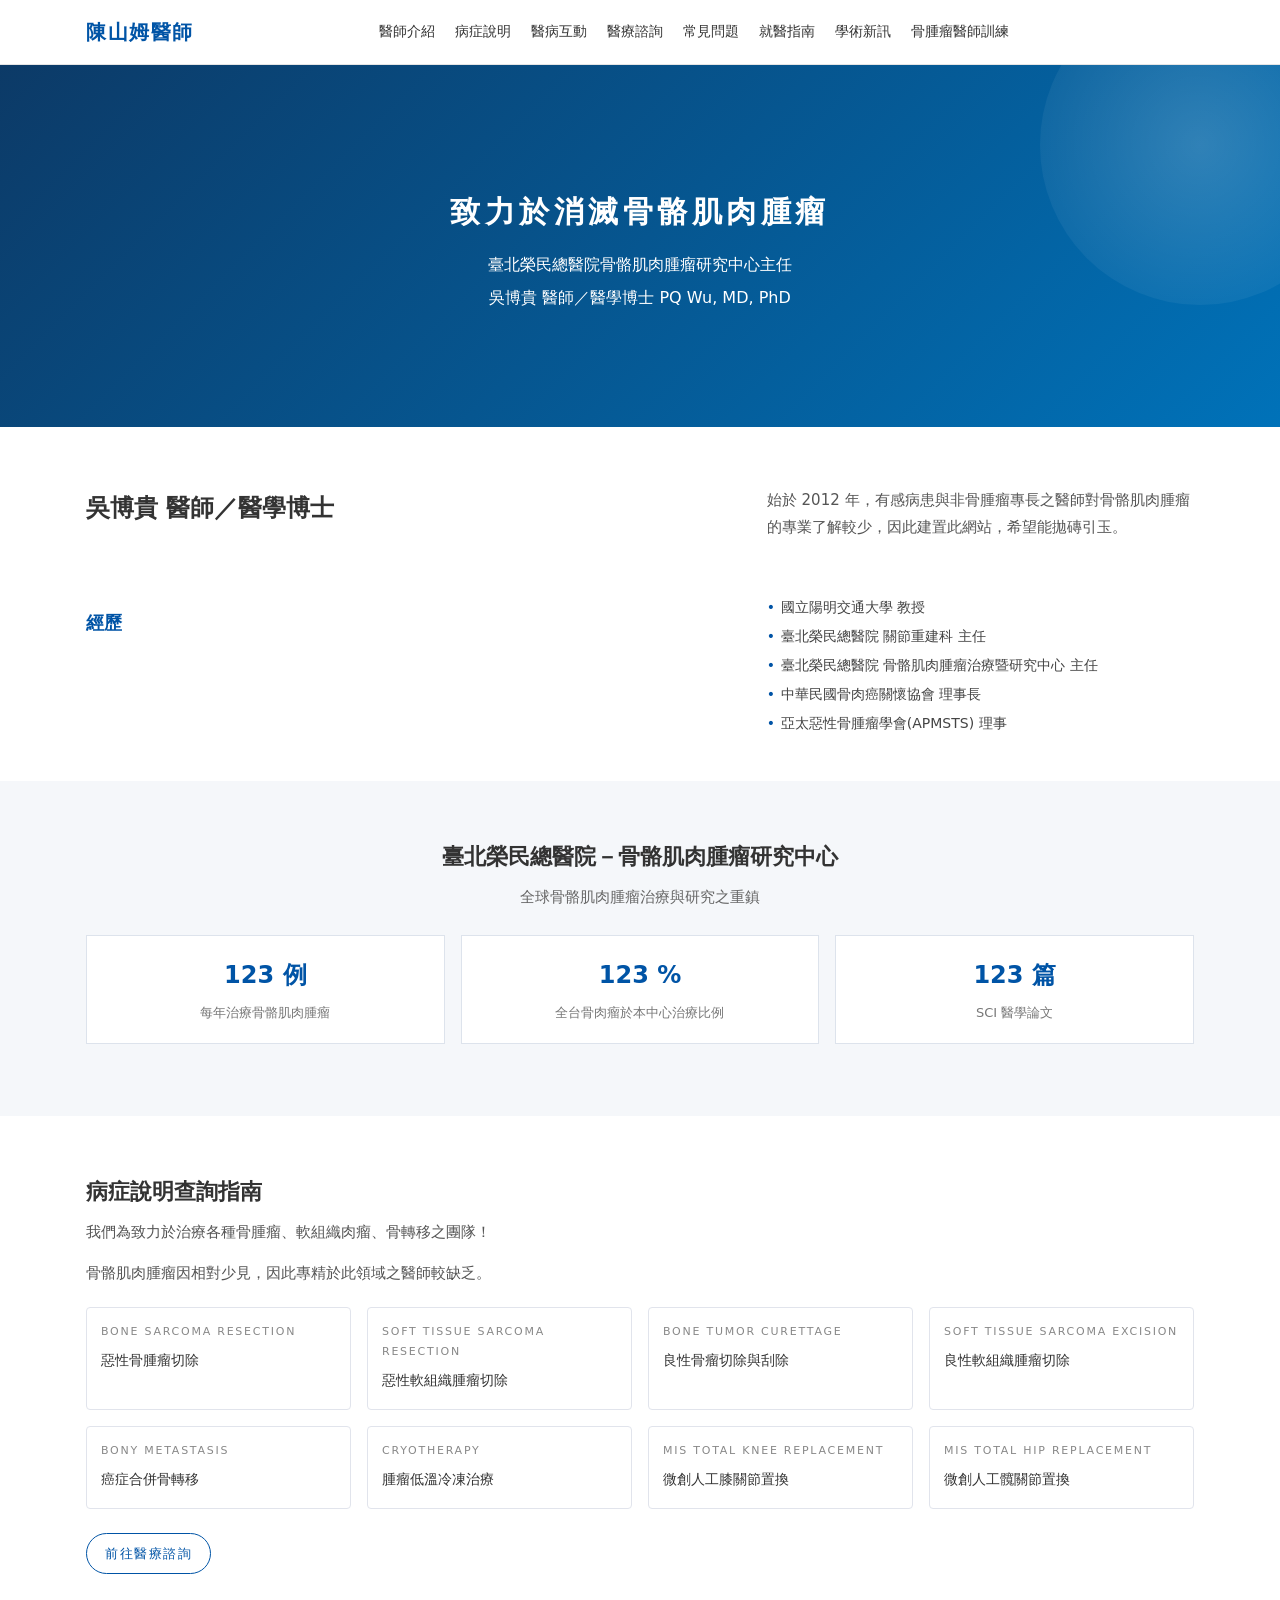
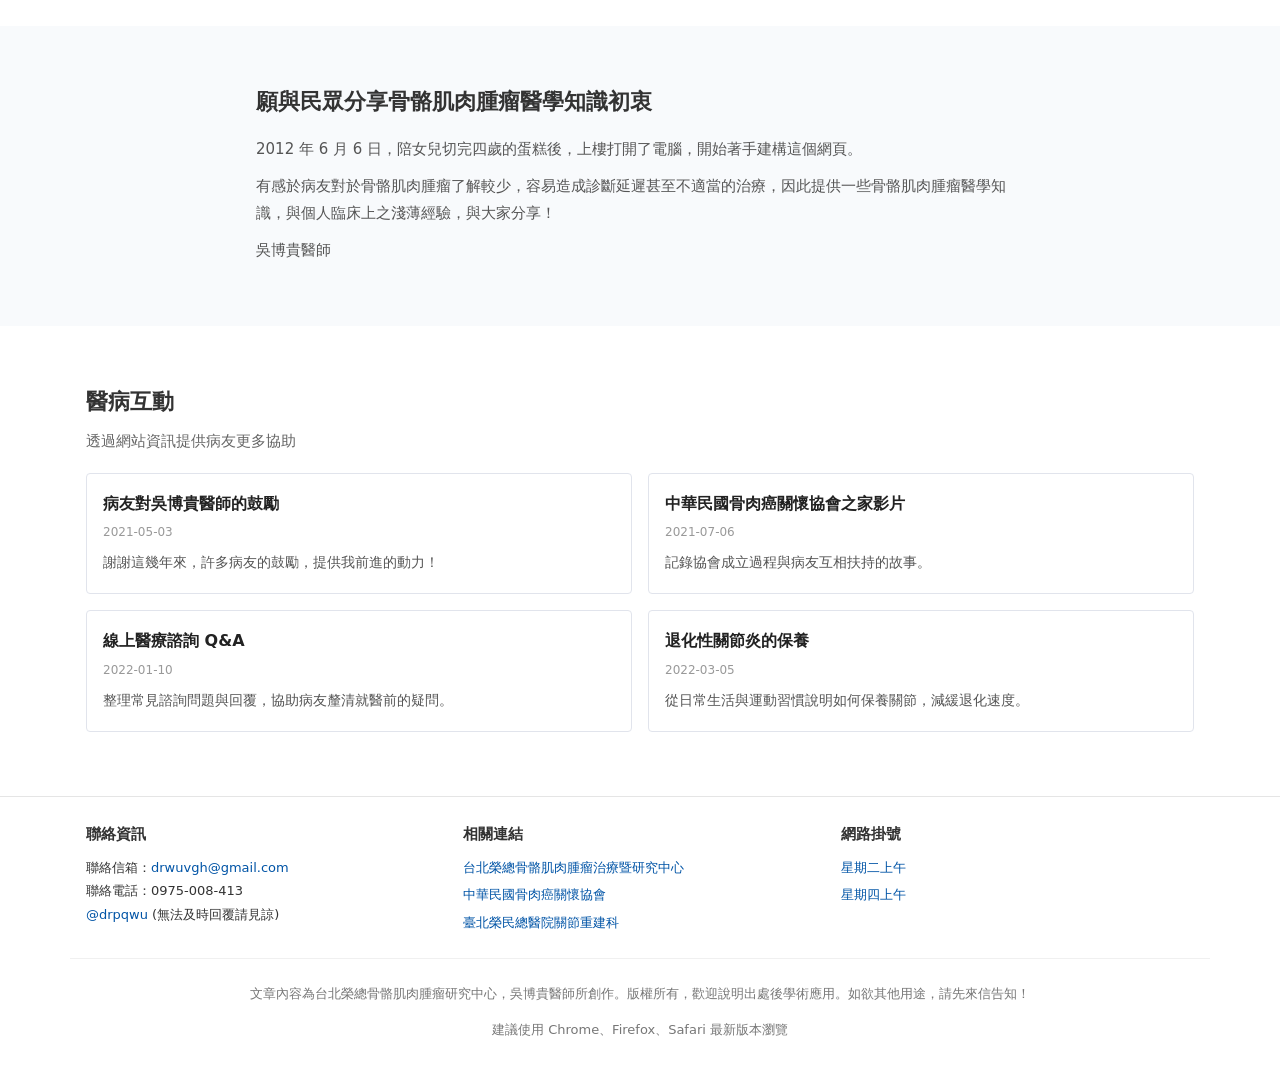
<file: index.html>
<!DOCTYPE html>
<html lang="zh-Hant">
  <head>
    <meta charset="utf-8" />
    <title>吳博貴醫師 醫學博士</title>
    <meta name="viewport" content="width=device-width, initial-scale=1.0" />
    <link rel="stylesheet" href="css/style.css" />
  </head>
  <body data-page="home">
    <header class="site-header">
      <div class="container header-inner">
        <div class="site-logo">
          <a href="index.html" id="site-logo-text"></a></span>
        </div>
        <nav class="site-nav">
          <ul id="nav-list"></ul>
        </nav>
        <div class="lang-switch" id="lang-switch"></div>
      </div>
    </header>

    <main>
      <!-- Hero 區 -->
      <section id="home-hero" class="home-hero">
        <div class="container">
          <!-- JS 會填入 h1 / p -->
        </div>
      </section>

      <!-- 醫師介紹 -->
      <section id="home-about" class="home-about">
        <div class="container">
          <!-- JS 會填入標題、段落、經歷列表 -->
        </div>
      </section>

      <!-- 研究中心介紹 + 數據 -->
      <section id="home-center" class="home-center">
        <div class="container">
          <!-- JS 會填入標題、副標、數據 -->
        </div>
      </section>

      <!-- 病症說明查詢指南 -->
      <section id="home-disease-guide" class="home-disease-guide">
        <div class="container">
          <!-- JS 會產生卡片 -->
        </div>
      </section>

      <!-- 願與民眾分享... -->
      <section id="home-sharing" class="home-sharing">
        <div class="container">
          <!-- JS 會填文字 -->
        </div>
      </section>

      <!-- 醫病互動預覽 -->
      <section id="home-interaction" class="home-interaction">
        <div class="container">
          <!-- JS 會產生成 4 個卡片 -->
        </div>
      </section>
    </main>

    <footer class="site-footer">
      <div class="container footer-grid">
        <div>
          <h4 id="footer-contact-title"></h4>
          <p id="footer-contact"></p>
        </div>
        <div>
          <h4 id="footer-links-title"></h4>
          <ul id="footer-links"></ul>
        </div>
        <div>
          <h4 id="footer-register-title"></h4>
          <ul id="footer-register"></ul>
        </div>
      </div>
      <div class="container footer-bottom">
        <p id="footer-copy"></p>
        <p>建議使用 Chrome、Firefox、Safari 最新版本瀏覽</p>
      </div>
    </footer>

    <script src="js/main.js"></script>
  </body>
</html>
</file>
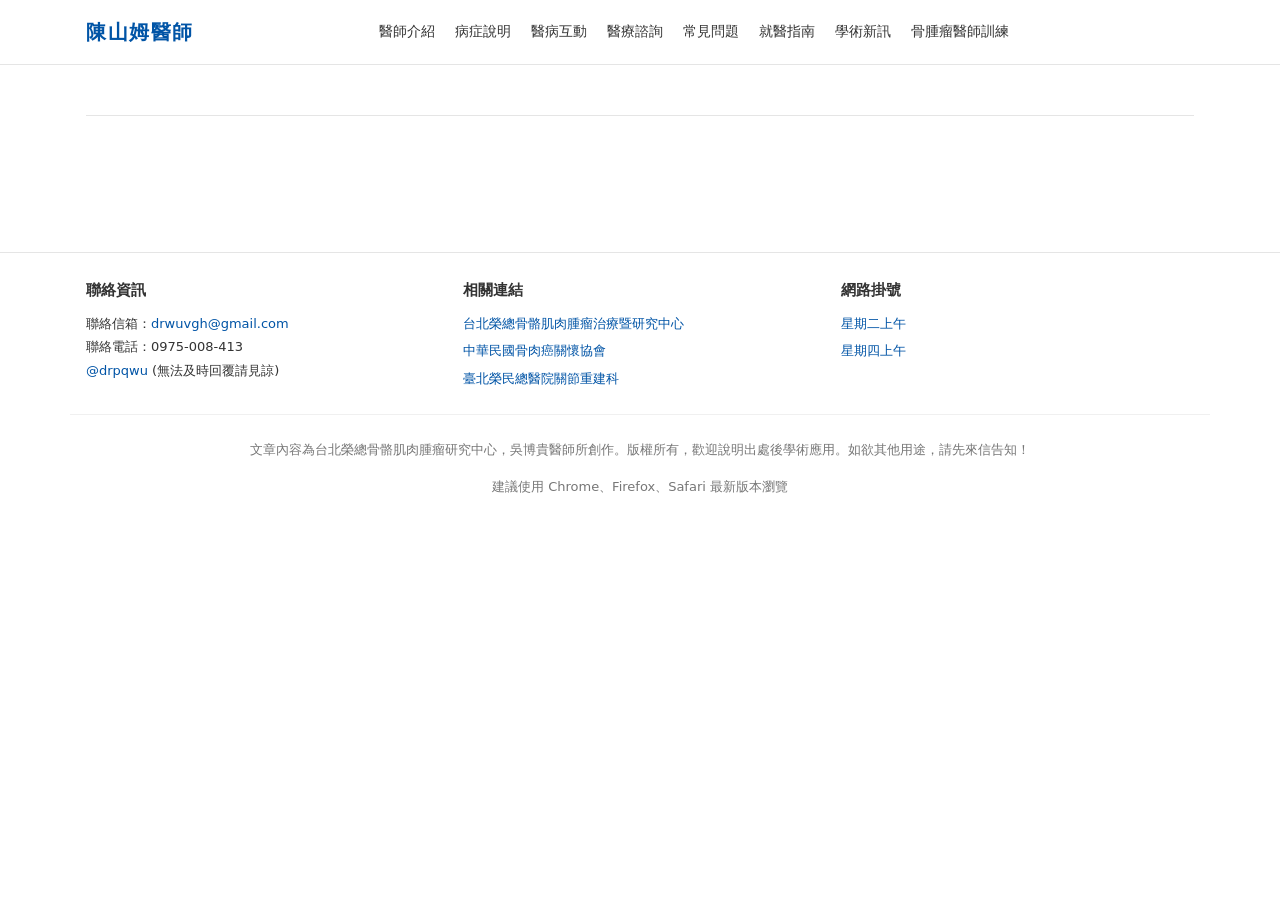
<file: article.html>
<!DOCTYPE html>
<html lang="zh-Hant">
  <head>
    <meta charset="utf-8" />
    <title>文章內容</title>
    <meta name="viewport" content="width=device-width, initial-scale=1.0" />
    <link rel="stylesheet" href="css/style.css" />
  </head>
  <body data-page="article">
    <header class="site-header">
      <div class="container header-inner">
        <div class="site-logo">
          <a href="index.html" id="site-logo-text"></a>
        </div>
        <nav class="site-nav">
          <ul id="nav-list"></ul>
        </nav>
        <div class="lang-switch" id="lang-switch"></div>
      </div>
    </header>

    <main class="container">
      <section class="page-header">
        <h1 id="article-title"></h1>
        <nav class="breadcrumb" id="breadcrumb"></nav>
        <p class="article-date" id="article-date"></p>
      </section>

      <!-- 正文區 -->
      <article id="article-content" class="article-content"></article>

      <!-- 如果是影片文章，這裡會有 YouTube -->
      <div id="article-youtube" class="article-youtube"></div>
    </main>

    <footer class="site-footer">
      <div class="container footer-grid">
        <div>
          <h4 id="footer-contact-title"></h4>
          <p id="footer-contact"></p>
        </div>
        <div>
          <h4 id="footer-links-title"></h4>
          <ul id="footer-links"></ul>
        </div>
        <div>
          <h4 id="footer-register-title"></h4>
          <ul id="footer-register"></ul>
        </div>
      </div>
      <div class="container footer-bottom">
        <p id="footer-copy"></p>
        <p>建議使用 Chrome、Firefox、Safari 最新版本瀏覽</p>
      </div>
    </footer>

    <script src="js/main.js"></script>
  </body>
</html>
</file>
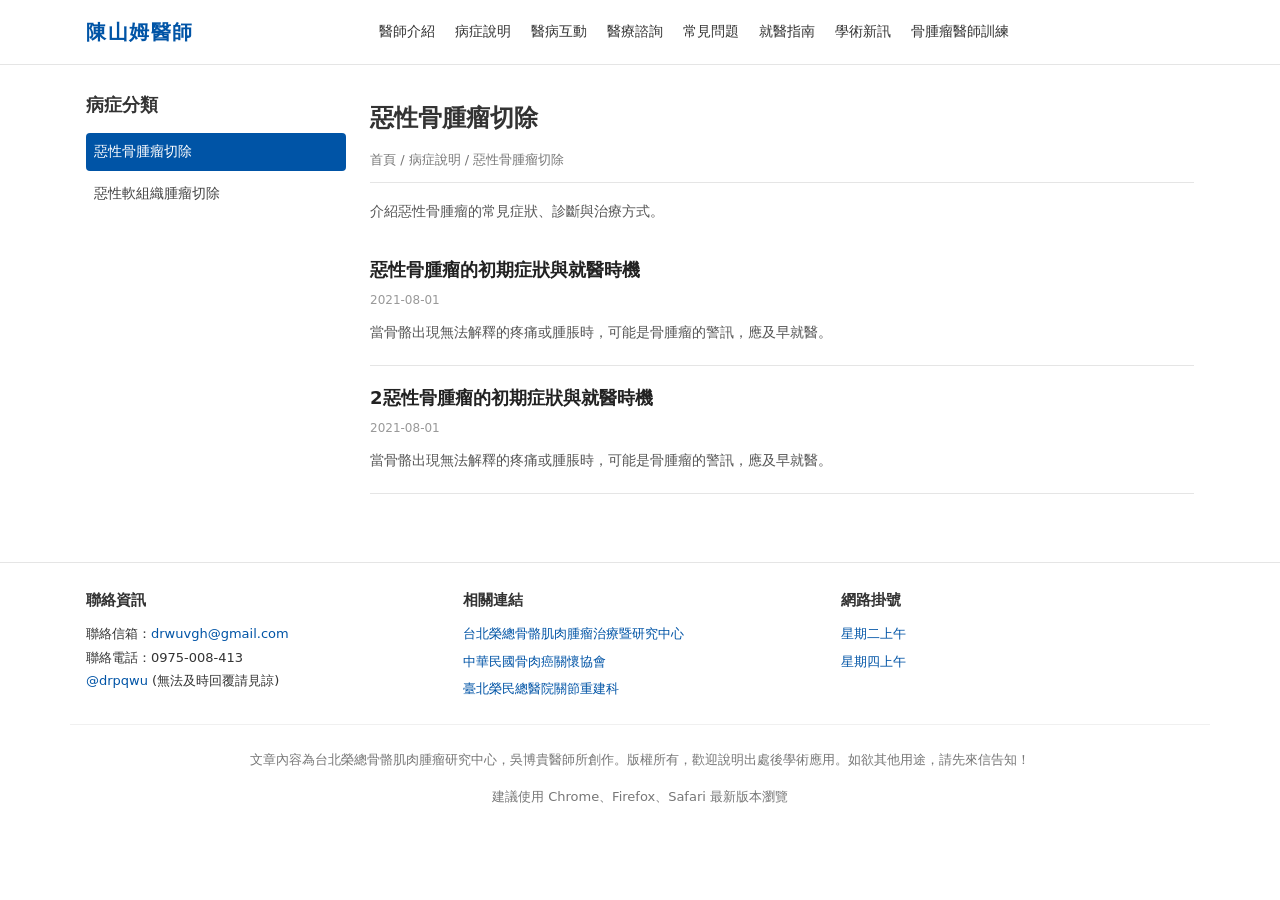
<file: disease.html>
<!DOCTYPE html>
<html lang="zh-Hant">
  <head>
    <meta charset="utf-8" />
    <title>病症說明</title>
    <meta name="viewport" content="width=device-width, initial-scale=1.0" />
    <link rel="stylesheet" href="css/style.css" />
  </head>
  <body data-page="disease">
    <header class="site-header">
      <div class="container header-inner">
        <div class="site-logo">
          <a href="index.html" id="site-logo-text"></a>
        </div>
        <nav class="site-nav">
          <ul id="nav-list"></ul>
        </nav>
        <div class="lang-switch" id="lang-switch"></div>
      </div>
    </header>

    <main class="container disease-layout">
      <aside class="disease-sidebar">
        <h2>病症分類</h2>
        <ul id="disease-category-list"></ul>
      </aside>

      <section class="disease-main">
        <div class="page-header">
          <h1 id="disease-category-title"></h1>
          <nav class="breadcrumb" id="breadcrumb"></nav>
        </div>

        <p id="disease-category-desc" class="disease-category-desc"></p>

        <section id="disease-article-list" class="article-list"></section>
      </section>
    </main>

    <footer class="site-footer">
      <div class="container footer-grid">
        <div>
          <h4 id="footer-contact-title"></h4>
          <p id="footer-contact"></p>
        </div>
        <div>
          <h4 id="footer-links-title"></h4>
          <ul id="footer-links"></ul>
        </div>
        <div>
          <h4 id="footer-register-title"></h4>
          <ul id="footer-register"></ul>
        </div>
      </div>
      <div class="container footer-bottom">
        <p id="footer-copy"></p>
        <p>建議使用 Chrome、Firefox、Safari 最新版本瀏覽</p>
      </div>
    </footer>

    <script src="js/main.js"></script>
  </body>
</html>
</file>
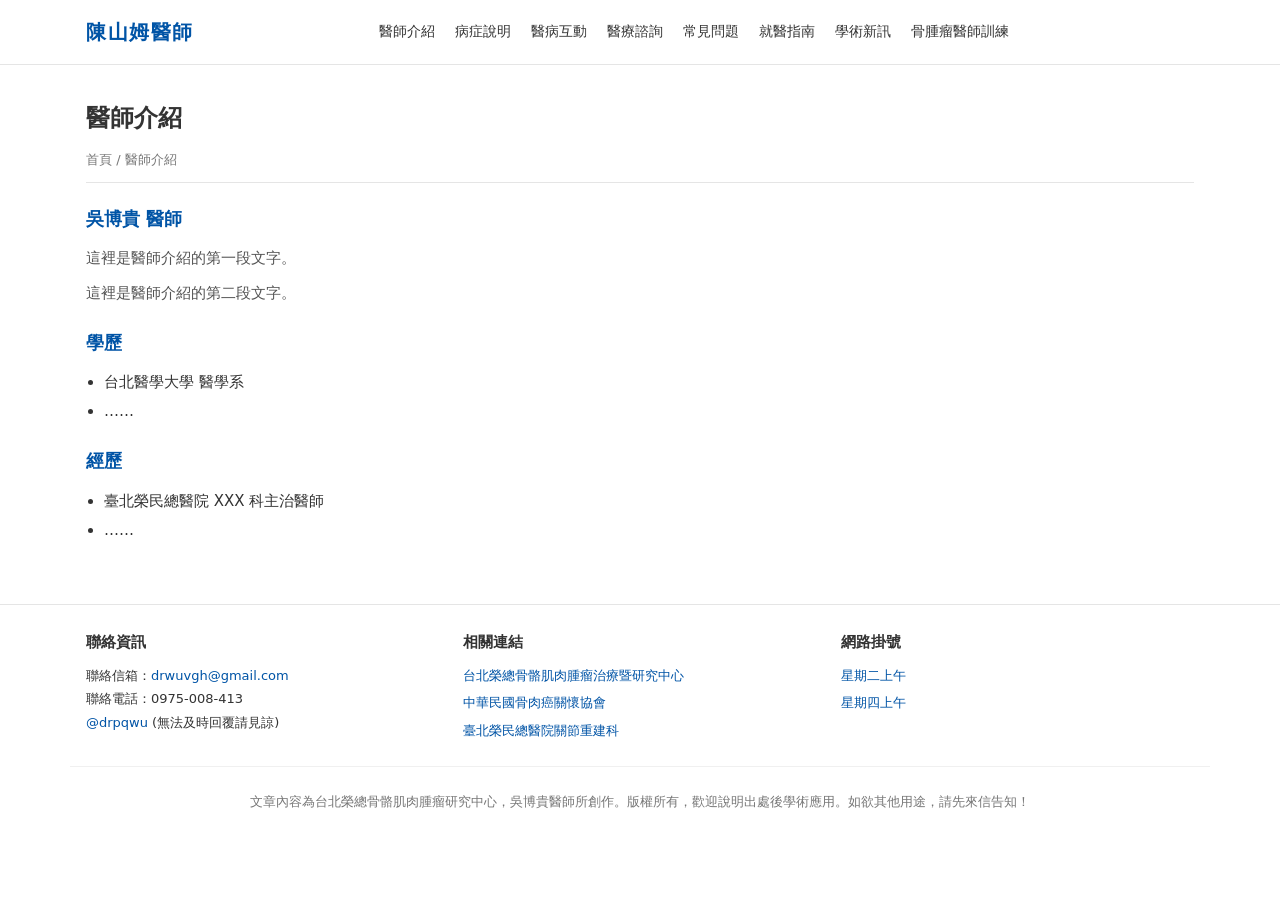
<file: doctor.html>
<!DOCTYPE html>
<html lang="zh-Hant">
  <head>
    <meta charset="utf-8" />
    <title>醫師介紹</title>
    <meta name="viewport" content="width=device-width, initial-scale=1.0" />
    <link rel="stylesheet" href="css/style.css" />
  </head>
  <body data-page="doctor">
    <header class="site-header">
      <div class="container header-inner">
        <div class="site-logo">
          <a href="index.html" id="site-logo-text"></a></span>
        </div>
        <nav class="site-nav">
          <ul id="nav-list"></ul>
        </nav>
        <div class="lang-switch" id="lang-switch"></div>
      </div>
    </header>

    <main class="container">
      <section class="page-header">
        <h1 id="page-title"></h1>
        <nav class="breadcrumb" id="breadcrumb"></nav>
      </section>

      <section id="page-content" class="page-content"></section>
    </main>

    <footer class="site-footer">
      <div class="container footer-grid">
        <div>
          <h4 id="footer-contact-title"></h4>
          <p id="footer-contact"></p>
        </div>
        <div>
          <h4 id="footer-links-title"></h4>
          <ul id="footer-links"></ul>
        </div>
        <div>
          <h4 id="footer-register-title"></h4>
          <ul id="footer-register"></ul>
        </div>
      </div>
      <div class="container footer-bottom">
        <p id="footer-copy"></p>
      </div>
    </footer>

    <script src="js/main.js"></script>
  </body>
</html>
</file>
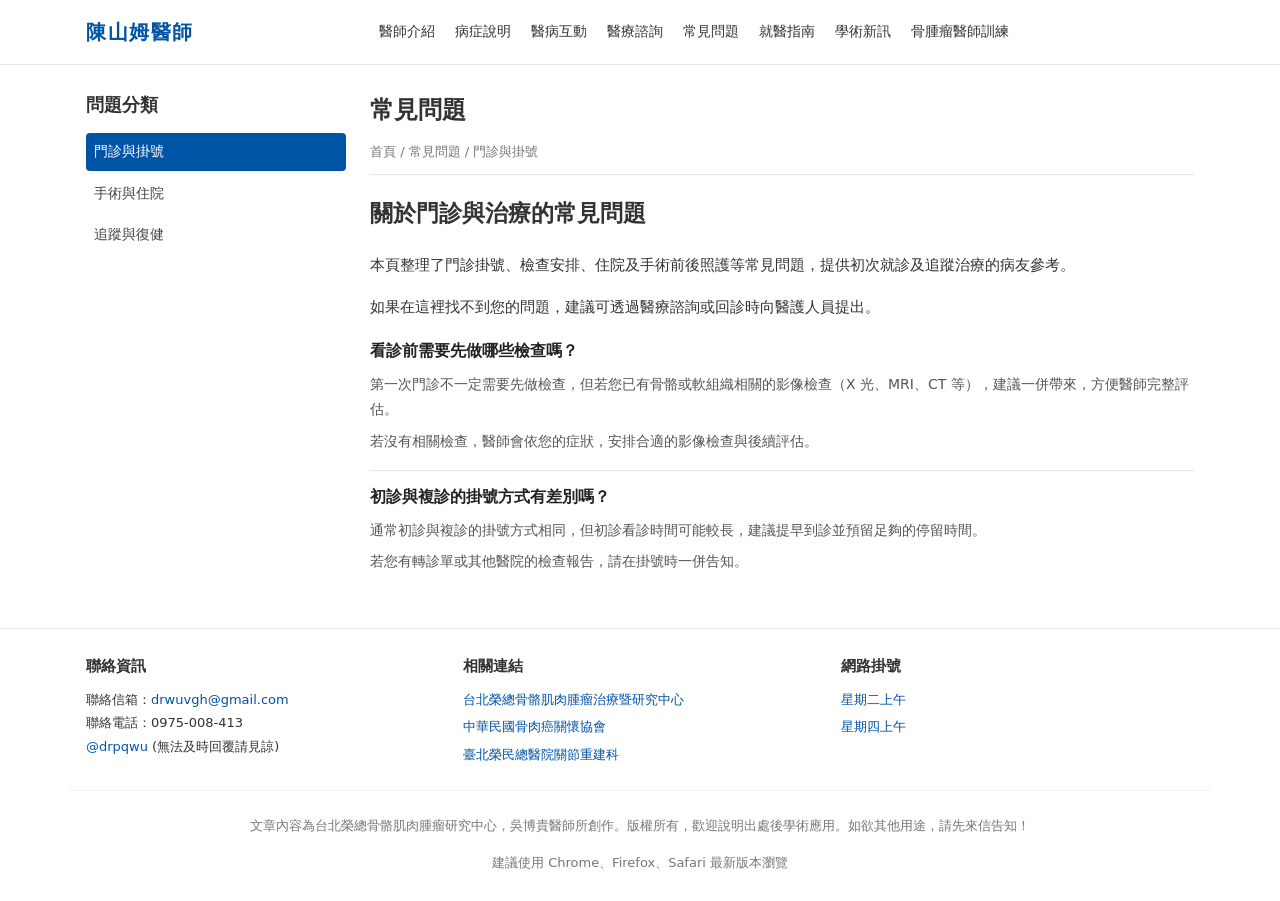
<file: faq.html>
<!DOCTYPE html>
<html lang="zh-Hant">
  <head>
    <meta charset="utf-8" />
    <title>常見問題</title>
    <meta name="viewport" content="width=device-width, initial-scale=1.0" />
    <link rel="stylesheet" href="css/style.css" />
  </head>
  <body data-page="faq">
    <header class="site-header">
      <div class="container header-inner">
        <div class="site-logo">
          <a href="index.html" id="site-logo-text"></a>
        </div>
        <nav class="site-nav">
          <ul id="nav-list"></ul>
        </nav>
        <div class="lang-switch" id="lang-switch"></div>
      </div>
    </header>

    <main class="container faq-layout">
      <!-- 左側分類 -->
      <aside class="faq-sidebar">
        <h2>問題分類</h2>
        <ul id="faq-category-list"></ul>
      </aside>

      <!-- 右側內容 -->
      <section class="faq-main">
        <section class="page-header">
          <h1 id="page-title"></h1>
          <nav class="breadcrumb" id="breadcrumb"></nav>
        </section>

        <!-- 頁面簡介 -->
        <section id="faq-intro" class="page-content"></section>

        <!-- 問題列表 -->
        <section id="faq-list" class="faq-list"></section>
      </section>
    </main>

    <footer class="site-footer">
      <div class="container footer-grid">
        <div>
          <h4 id="footer-contact-title"></h4>
          <p id="footer-contact"></p>
        </div>
        <div>
          <h4 id="footer-links-title"></h4>
          <ul id="footer-links"></ul>
        </div>
        <div>
          <h4 id="footer-register-title"></h4>
          <ul id="footer-register"></ul>
        </div>
      </div>
      <div class="container footer-bottom">
        <p id="footer-copy"></p>
        <p>建議使用 Chrome、Firefox、Safari 最新版本瀏覽</p>
      </div>
    </footer>

    <script src="js/main.js"></script>
  </body>
</html>
</file>
<file: css/style.css>
/* =========================
   全站基礎設定
   ========================= */

*,
*::before,
*::after {
  box-sizing: border-box;
}

html,
body {
  margin: 0;
  padding: 0;
}

body {
  font-family: -apple-system, BlinkMacSystemFont, "Noto Sans TC",
    "Microsoft JhengHei", system-ui, sans-serif;
  line-height: 1.8;
  color: #333;
  background: #ffffff;
  font-size: 15px;
}

a {
  color: #0054a6;
  text-decoration: none;
}

a:hover {
  text-decoration: underline;
}

img {
  max-width: 100%;
  height: auto;
  display: block;
}

.container {
  width: 100%;
  max-width: 1140px;
  margin: 0 auto;
  padding: 0 16px;
}

/* =========================
   Header / NavBar
   ========================= */

.site-header {
  position: sticky;
  top: 0;
  z-index: 999;
  background: #ffffff;
  border-bottom: 1px solid #e5e5e5;
  transition: box-shadow 0.2s ease;
}

.site-header.scrolled {
  box-shadow: 0 2px 8px rgba(0, 0, 0, 0.08);
}

.header-inner {
  display: flex;
  align-items: center;
  justify-content: space-between;
  min-height: 64px;
  gap: 24px;
}

.site-logo a {
  display: inline-block;
  font-size: 20px;
  font-weight: 600;
  letter-spacing: 0.08em;
  color: #0054a6;
  text-decoration: none;
  white-space: nowrap;
}

.site-logo a:hover {
  text-decoration: none;
}

.site-nav ul {
  display: flex;
  align-items: center;
  gap: 20px;
  list-style: none;
  margin: 0;
  padding: 0;
  font-size: 14px;
}

.site-nav a {
  color: #333;
  text-decoration: none;
  padding: 6px 0;
  position: relative;
}

.site-nav a::after {
  content: "";
  position: absolute;
  left: 0;
  bottom: 0;
  width: 0;
  height: 2px;
  background: #0054a6;
  transition: width 0.2s ease;
}

.site-nav a:hover::after {
  width: 100%;
}

.lang-switch {
  font-size: 13px;
  white-space: nowrap;
}

.lang-switch a {
  color: #666;
  margin-left: 8px;
}

/* =========================
   首頁：Hero 區
   ========================= */

.home-hero {
  position: relative;
  background: linear-gradient(135deg, #0c3a67, #0072b9);
  color: #ffffff;
  padding: 120px 0 110px;
  text-align: center;
  overflow: hidden;
}

.home-hero .container {
  position: relative;
  z-index: 1;
}

.home-hero h1 {
  margin: 0 0 12px;
  font-size: 30px;
  letter-spacing: 0.15em;
}

.home-hero p {
  margin: 4px 0;
  font-size: 16px;
}

/* 可視需要增加淡淡圖形背景、圓形漸層之類的裝飾 */
.home-hero::after {
  content: "";
  position: absolute;
  width: 320px;
  height: 320px;
  border-radius: 50%;
  background: radial-gradient(circle, rgba(255, 255, 255, 0.18), transparent);
  right: -80px;
  top: -80px;
}

/* =========================
   首頁：醫師介紹
   ========================= */

.home-about {
  padding: 60px 0 40px;
}

.home-about .container {
  display: grid;
  grid-template-columns: minmax(0, 3fr) minmax(0, 2fr);
  gap: 40px;
  align-items: start;
}

.home-about h2 {
  margin: 0 0 12px;
  font-size: 24px;
}

.home-about p {
  margin: 0 0 10px;
  color: #555;
}

.home-about h3 {
  margin: 16px 0 8px;
  font-size: 18px;
  color: #0054a6;
}

.home-about ul {
  list-style: none;
  margin: 0;
  padding: 0;
}

.home-about li {
  position: relative;
  padding-left: 14px;
  margin: 4px 0;
  color: #444;
  font-size: 14px;
}

.home-about li::before {
  content: "•";
  position: absolute;
  left: 0;
  top: 0;
  color: #0054a6;
}

/* =========================
   首頁：研究中心介紹
   ========================= */

.home-center {
  background: #f5f7fa;
  padding: 56px 0 52px;
  text-align: center;
}

.home-center h2 {
  margin: 0 0 8px;
  font-size: 22px;
}

.home-center p {
  margin: 4px 0 24px;
  color: #666;
}

.home-stats {
  display: grid;
  grid-template-columns: repeat(3, minmax(0, 1fr));
  gap: 16px;
  margin-bottom: 20px;
}

.home-stat-box {
  background: #ffffff;
  border: 1px solid #dde3ec;
  padding: 18px 12px;
}

.home-stat-value {
  font-size: 24px;
  font-weight: 600;
  color: #0054a6;
  margin-bottom: 4px;
}

.home-stat-label {
  font-size: 13px;
  color: #777;
}

.btn-link {
  display: inline-block;
  margin-top: 4px;
  font-size: 13px;
  letter-spacing: 0.12em;
  padding: 8px 18px;
  border-radius: 999px;
  border: 1px solid #0054a6;
  color: #0054a6;
  text-decoration: none;
}

.btn-link:hover {
  background: #0054a6;
  color: #ffffff;
  text-decoration: none;
}

/* =========================
   首頁：病症說明查詢指南
   ========================= */

.home-disease-guide {
  padding: 56px 0 52px;
}

.home-disease-guide h2 {
  margin: 0 0 8px;
  font-size: 22px;
}

.home-disease-guide p {
  margin: 4px 0 14px;
  color: #555;
}

.disease-grid {
  margin-top: 20px;
  display: grid;
  grid-template-columns: repeat(4, minmax(0, 1fr));
  gap: 16px;
}

.disease-card {
  display: block;
  padding: 14px 14px 16px;
  border-radius: 4px;
  border: 1px solid #e1e4ec;
  background: #ffffff;
  text-decoration: none;
  transition: transform 0.15s ease, box-shadow 0.15s ease,
    border-color 0.15s ease;
}

.disease-card:hover {
  text-decoration: none;
  transform: translateY(-2px);
  box-shadow: 0 4px 12px rgba(0, 0, 0, 0.06);
  border-color: #c8d4f0;
}

.disease-label {
  font-size: 11px;
  text-transform: uppercase;
  letter-spacing: 0.16em;
  color: #888;
  margin-bottom: 6px;
}

.disease-title {
  font-size: 14px;
  color: #333;
}

/* =========================
   首頁：分享文字
   ========================= */

.home-sharing {
  background: #f8fafc;
  padding: 56px 0 52px;
}

.home-sharing .container {
  max-width: 800px;
}

.home-sharing h2 {
  margin: 0 0 14px;
  font-size: 22px;
}

.home-sharing p {
  margin: 0 0 10px;
  color: #555;
}

/* =========================
   首頁：醫病互動預覽
   ========================= */

.home-interaction {
  padding: 56px 0 64px;
}

.home-interaction h2 {
  margin: 0 0 6px;
  font-size: 22px;
}

.home-interaction > .container > p {
  margin: 0 0 18px;
  color: #666;
}

.interaction-cards {
  display: grid;
  grid-template-columns: repeat(2, minmax(0, 1fr));
  gap: 16px;
  margin-top: 10px;
}

.interaction-card {
  display: block;
  padding: 16px 16px 18px;
  border-radius: 4px;
  border: 1px solid #e1e4ec;
  background: #ffffff;
  text-decoration: none;
  transition: transform 0.15s ease, box-shadow 0.15s ease,
    border-color 0.15s ease;
}

.interaction-card:hover {
  text-decoration: none;
  transform: translateY(-2px);
  box-shadow: 0 4px 12px rgba(0, 0, 0, 0.06);
  border-color: #c8d4f0;
}

.interaction-card h3 {
  margin: 0 0 4px;
  font-size: 16px;
  color: #222;
}

.interaction-date {
  font-size: 12px;
  color: #999;
  margin-bottom: 6px;
}

.interaction-card p {
  margin: 0;
  color: #555;
  font-size: 14px;
}

/* =========================
   常見問題 FAQ
   ========================= */

.faq-layout {
  display: grid;
  grid-template-columns: 260px minmax(0, 1fr);
  gap: 24px;
  padding-bottom: 48px;
}

.faq-sidebar h2 {
  margin: 24px 0 12px;
  font-size: 18px;
}

.faq-sidebar ul {
  list-style: none;
  margin: 0;
  padding: 0;
}

.faq-sidebar li + li {
  margin-top: 4px;
}

.faq-sidebar a {
  display: block;
  padding: 6px 8px;
  font-size: 14px;
  color: #444;
  border-radius: 4px;
  text-decoration: none;
}

.faq-sidebar a:hover {
  background: #f0f4fb;
}

.faq-sidebar a.active {
  background: #0054a6;
  color: #ffffff;
}

.faq-main .page-header {
  padding-top: 24px;
}

.faq-list {
  margin-top: 16px;
}

.faq-item + .faq-item {
  margin-top: 16px;
  padding-top: 12px;
  border-top: 1px solid #e5e5e5;
}

.faq-question {
  margin: 0 0 6px;
  font-size: 16px;
  color: #222;
}

.faq-answer p {
  margin: 0 0 6px;
  color: #555;
  font-size: 14px;
}

@media (max-width: 768px) {
  .faq-layout {
    grid-template-columns: minmax(0, 1fr);
  }

  .faq-sidebar h2 {
    margin-top: 16px;
  }
}


/* =========================
   內頁：共用（醫師介紹 / 病症說明 / 醫病互動列表 / 文章）
   ========================= */

main.container {
  padding-bottom: 48px;
}

.page-header {
  padding: 32px 0 10px;
  border-bottom: 1px solid #e5e5e5;
  margin-bottom: 16px;
}

.page-header h1 {
  margin: 0 0 8px;
  font-size: 24px;
}

.breadcrumb {
  font-size: 13px;
  color: #777;
}

.breadcrumb a {
  color: #777;
}

.content-section {
  margin: 20px 0 12px;
}

.content-section h2 {
  margin: 0 0 10px;
  font-size: 18px;
  color: #0054a6;
}

.content-section p {
  margin: 0 0 8px;
  color: #555;
}

.content-section ul {
  margin: 6px 0 0;
  padding-left: 18px;
}

.content-section li {
  margin: 2px 0;
}

/* 醫病互動列表 */

.article-list {
  padding: 8px 0 20px;
}

.article-item {
  padding: 16px 0;
  border-bottom: 1px solid #e5e5e5;
}

.article-item h2 {
  margin: 0 0 4px;
  font-size: 18px;
}

.article-item h2 a {
  color: #222;
  text-decoration: none;
}

.article-item h2 a:hover {
  text-decoration: underline;
}

.article-date {
  font-size: 12px;
  color: #999;
  margin: 0 0 8px;
}

.article-excerpt {
  margin: 0 0 4px;
  font-size: 14px;
  color: #555;
}

.article-tag {
  font-size: 12px;
  color: #0054a6;
}

/* 單篇文章頁 */

.article-content {
  padding: 8px 0 24px;
}

.article-content p {
  margin: 0 0 10px;
}

.article-youtube {
  margin-bottom: 40px;
}

.youtube-wrapper {
  position: relative;
  padding-bottom: 56.25%;
  height: 0;
}

.youtube-wrapper iframe {
  position: absolute;
  border: 0;
  width: 100%;
  height: 100%;
  left: 0;
  top: 0;
}

/* =========================
   Footer
   ========================= */

.site-footer {
  background: #ffffff;
  border-top: 1px solid #e5e5e5;
  font-size: 13px;
}

.footer-grid {
  display: grid;
  grid-template-columns: repeat(auto-fit, minmax(220px, 1fr));
  gap: 24px;
  padding: 24px 16px;
}

.footer-grid h4 {
  margin: 0 0 8px;
  font-size: 15px;
}

.footer-grid p {
  margin: 0;
}

.footer-grid ul {
  list-style: none;
  margin: 0;
  padding: 0;
}

.footer-grid li + li {
  margin-top: 4px;
}

.footer-bottom {
  border-top: 1px solid #f0f0f0;
  padding: 10px 16px 14px;
  text-align: center;
  color: #777;
}

/* =========================
   RWD
   ========================= */

@media (max-width: 992px) {
  .home-about .container {
    grid-template-columns: minmax(0, 1fr);
  }

  .home-stats {
    grid-template-columns: repeat(2, minmax(0, 1fr));
  }

  .disease-grid {
    grid-template-columns: repeat(2, minmax(0, 1fr));
  }

  .interaction-cards {
    grid-template-columns: minmax(0, 1fr);
  }
}

@media (max-width: 768px) {
  .header-inner {
    flex-wrap: wrap;
    align-items: flex-start;
    padding: 8px 0;
  }

  .site-nav ul {
    flex-wrap: wrap;
    gap: 10px 16px;
  }

  .home-hero {
    padding: 80px 0 70px;
  }

  .home-hero h1 {
    font-size: 22px;
    letter-spacing: 0.12em;
  }

  .home-hero p {
    font-size: 14px;
  }

  .home-stats {
    grid-template-columns: minmax(0, 1fr);
  }

  .disease-grid {
    grid-template-columns: minmax(0, 1fr);
  }

  .home-about,
  .home-center,
  .home-disease-guide,
  .home-sharing,
  .home-interaction {
    padding-left: 0;
    padding-right: 0;
  }

  .page-header {
    padding-top: 20px;
  }
}

.disease-layout {
  display: grid;
  grid-template-columns: 260px minmax(0, 1fr);
  gap: 24px;
  padding-bottom: 48px;
}

.disease-sidebar h2 {
  margin: 24px 0 12px;
  font-size: 18px;
}

.disease-sidebar ul {
  list-style: none;
  margin: 0;
  padding: 0;
}

.disease-sidebar li + li {
  margin-top: 4px;
}

.disease-sidebar a {
  display: block;
  padding: 6px 8px;
  font-size: 14px;
  color: #444;
  border-radius: 4px;
  text-decoration: none;
}

.disease-sidebar a:hover {
  background: #f0f4fb;
}

.disease-sidebar a.active {
  background: #0054a6;
  color: #ffffff;
}

.disease-main {
  padding-top: 0;
}

.disease-category-desc {
  margin: 12px 0 6px;
  color: #555;
  font-size: 14px;
}

@media (max-width: 768px) {
  .disease-layout {
    grid-template-columns: minmax(0, 1fr);
  }

  .disease-sidebar h2 {
    margin-top: 16px;
  }
}
</file>
